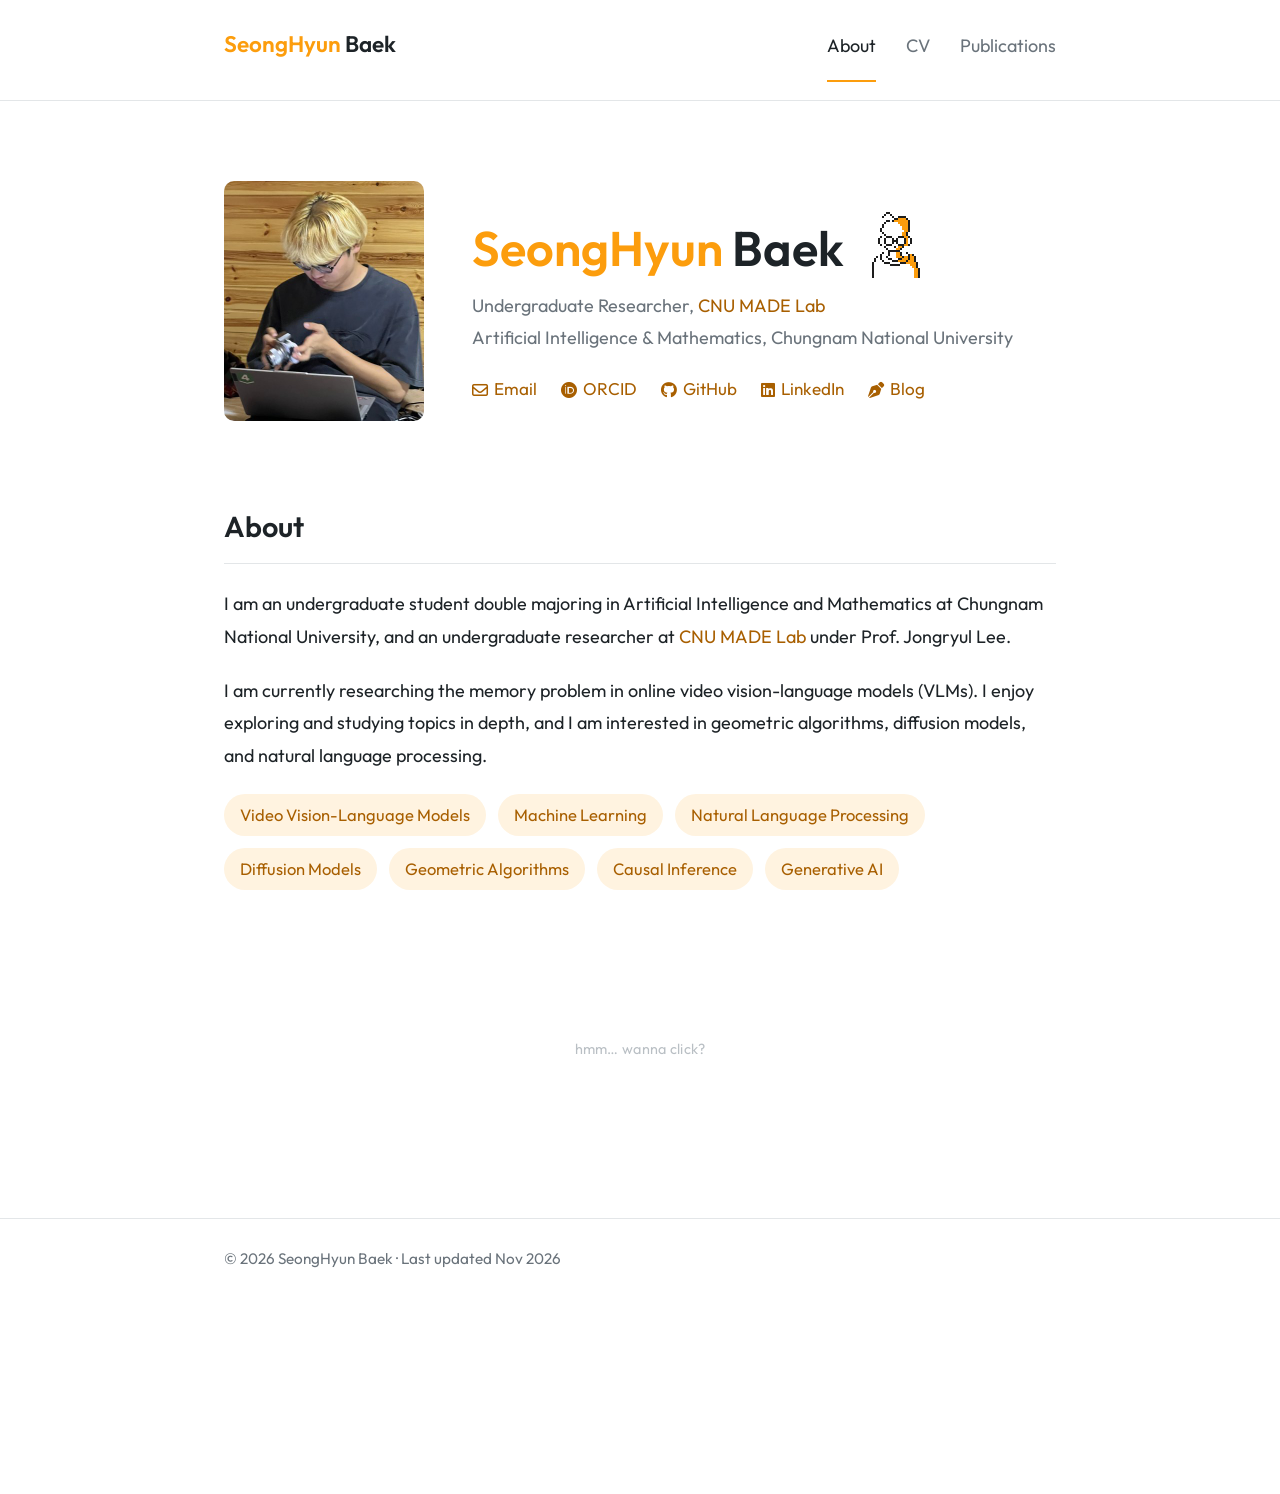
<file: index.html>
<!doctype html>
<html lang="en">
<head>
  <meta charset="utf-8">
  <meta name="viewport" content="width=device-width, initial-scale=1">
  <title>SeongHyun Baek</title>
  <link rel="icon" href="favicon.ico" sizes="32x32">
  <link rel="icon" href="images/icon-192.png" type="image/png" sizes="192x192">
  <link rel="apple-touch-icon" href="images/apple-touch-icon.png">
  <meta name="description" content="SeongHyun Baek — Undergraduate researcher in Artificial Intelligence and Mathematics at Chungnam National University (CNU MADE Lab).">
  <link rel="preconnect" href="https://fonts.googleapis.com">
  <link rel="preconnect" href="https://fonts.gstatic.com" crossorigin>
  <link href="https://fonts.googleapis.com/css2?family=Outfit:wght@400;500;600&display=swap" rel="stylesheet">
  <link rel="stylesheet" href="https://cdnjs.cloudflare.com/ajax/libs/font-awesome/6.5.1/css/all.min.css">
  <link rel="stylesheet" href="style.css?v=20261126d">
</head>
<body>

<header class="top">
  <div class="wrap">
    <a class="brand" href="/"><span class="given">SeongHyun</span> Baek</a>
    <nav class="menu">
      <a href="/" class="active">About</a>
      <a href="/cv">CV</a>
      <a href="/publications">Publications</a>
    </nav>
  </div>
</header>

<main class="wrap">
  <section class="intro">
    <!-- 사진: 누를 때마다 찰칵 하고 다음 사진. 목록은 photos.js 의 PHOTOS -->
    <button class="photo" type="button" aria-label="Show next photo">
      <img src="images/profile-4.jpg" alt="SeongHyun Baek">
      <span class="flash"></span>
      <i class="fa-solid fa-camera cam" aria-hidden="true"></i>
    </button>
    <div>
      <div class="name-row">
        <h1><span class="given">SeongHyun</span> Baek</h1>
        <!-- 도트 캐릭터: 모양/대사는 pixel-me.js 에서 수정 -->
        <button class="pixel-me" type="button" aria-label="Say hi">
          <canvas role="img" aria-label="Pixel-art avatar of SeongHyun Baek"></canvas>
          <span class="bubble" aria-live="polite"></span>
        </button>
      </div>
      <p class="role">Undergraduate Researcher, <a href="https://madelab-cnu.com/">CNU MADE Lab</a><br>Artificial Intelligence &amp; Mathematics, Chungnam National University</p>
      <div class="contact">
        <a href="mailto:baegs409@gmail.com"><i class="fa-regular fa-envelope"></i>Email</a>
        <a href="https://orcid.org/0009-0008-2524-4024"><i class="fa-brands fa-orcid"></i>ORCID</a>
        <a href="https://github.com/baeksuenang"><i class="fa-brands fa-github"></i>GitHub</a>
        <a href="https://www.linkedin.com/in/seonghyun-baek/"><i class="fa-brands fa-linkedin"></i>LinkedIn</a>
        <a href="https://velog.io/@baek1004/posts"><i class="fa-solid fa-pen-nib"></i>Blog</a>
      </div>
    </div>
  </section>

  <h2>About</h2>
  <p>
    I am an undergraduate student double majoring in Artificial Intelligence and Mathematics at
    Chungnam National University, and an undergraduate researcher at
    <a href="https://madelab-cnu.com/">CNU MADE Lab</a> under Prof. Jongryul Lee.
  </p>
  <p>
    I am currently researching the memory problem in online video vision-language models (VLMs).
    I enjoy exploring and studying topics in depth, and I am interested in geometric algorithms,
    diffusion models, and natural language processing.
  </p>
  <ul class="interests">
    <!-- 마우스를 올리면 키워드별 애니메이션 (easter.js) -->
    <li data-anim="vlm" tabindex="0">Video Vision-Language Models</li>
    <li data-anim="ml" tabindex="0">Machine Learning</li>
    <li data-anim="nlp" tabindex="0">Natural Language Processing</li>
    <li data-anim="diff" tabindex="0">Diffusion Models</li>
    <li data-anim="geo" tabindex="0">Geometric Algorithms</li>
    <li data-anim="causal" tabindex="0">Causal Inference</li>
    <li data-anim="gen" tabindex="0">Generative AI</li>
  </ul>

  <!-- 이스터 에그: 관심 분야 아래 옅은 글씨를 여러 번 누르면 금이 가다가 깨지고 Off the Clock 이 나타남 (hobbies.js)
       solved.ac 는 GitHub Actions 가 매일 data/solvedac.json 으로 저장, 체스는 열릴 때 chess.com 에서 바로 불러옴 -->
  <div class="crack-zone">
    <button class="crack" id="crack" type="button" aria-label="Click a few times to reveal more">
      <span class="crack-text">hmm… wanna click?</span>
      <svg class="crack-lines" viewBox="0 0 220 44" aria-hidden="true">
        <path class="c1" d="M104 2 L110 14 L102 22"/>
        <path class="c2" d="M102 22 L114 30 L108 42"/>
        <path class="c3" d="M110 14 L132 10 L150 18 M102 22 L80 26 L62 20"/>
        <path class="c4" d="M114 30 L140 34 L168 28 M80 26 L58 36 L36 30 M132 10 L140 2"/>
      </svg>
    </button>
  </div>

  <section class="otc" id="otc" hidden>
    <h2>Off the Clock</h2>
    <p class="muted">You found it. What I do when the GPUs are busy.</p>
    <div class="hobbies">
      <a class="hobby" id="hobby-solved" href="https://solved.ac/profile/baek1004">
        <div class="hobby-head">
          <img class="hobby-icon" alt="" hidden>
          <div><div class="hobby-title">Problem Solving</div><div class="hobby-sub">solved.ac · baek1004</div></div>
        </div>
        <div class="hobby-big" data-f="big">…</div>
        <div class="hobby-label" data-f="label">Tier</div>
        <ul class="hobby-stats" data-f="stats"></ul>
      </a>
      <a class="hobby" id="hobby-chess" href="https://www.chess.com/member/baekseunang">
        <div class="hobby-head">
          <img class="hobby-icon round" alt="" hidden>
          <div><div class="hobby-title">Chess</div><div class="hobby-sub">chess.com · baekseunang</div></div>
        </div>
        <div class="hobby-big" data-f="big">…</div>
        <div class="hobby-label" data-f="label">Rapid rating</div>
        <ul class="hobby-stats" data-f="stats"></ul>
      </a>
    </div>

    <!-- 방명록: giscus (GitHub Discussions 에 저장, guestbook.js) -->
    <div class="guestbook" id="guestbook">
      <h3>Guestbook</h3>
      <p class="muted">Since you made it this far, leave a note! (sign in with GitHub)</p>
      <div id="gb-giscus"></div>
    </div>
  </section>
</main>

<footer><div class="wrap">© 2026 SeongHyun Baek · Last updated Nov 2026</div></footer>

<script src="pixel-me.js?v=20261126d"></script>
<script src="photos.js?v=20261126d"></script>
<script src="easter.js?v=20261126d"></script>
<script src="hobbies.js?v=20261126d"></script>
<script src="guestbook.js?v=20261126d"></script>

</body>
</html>
</file>
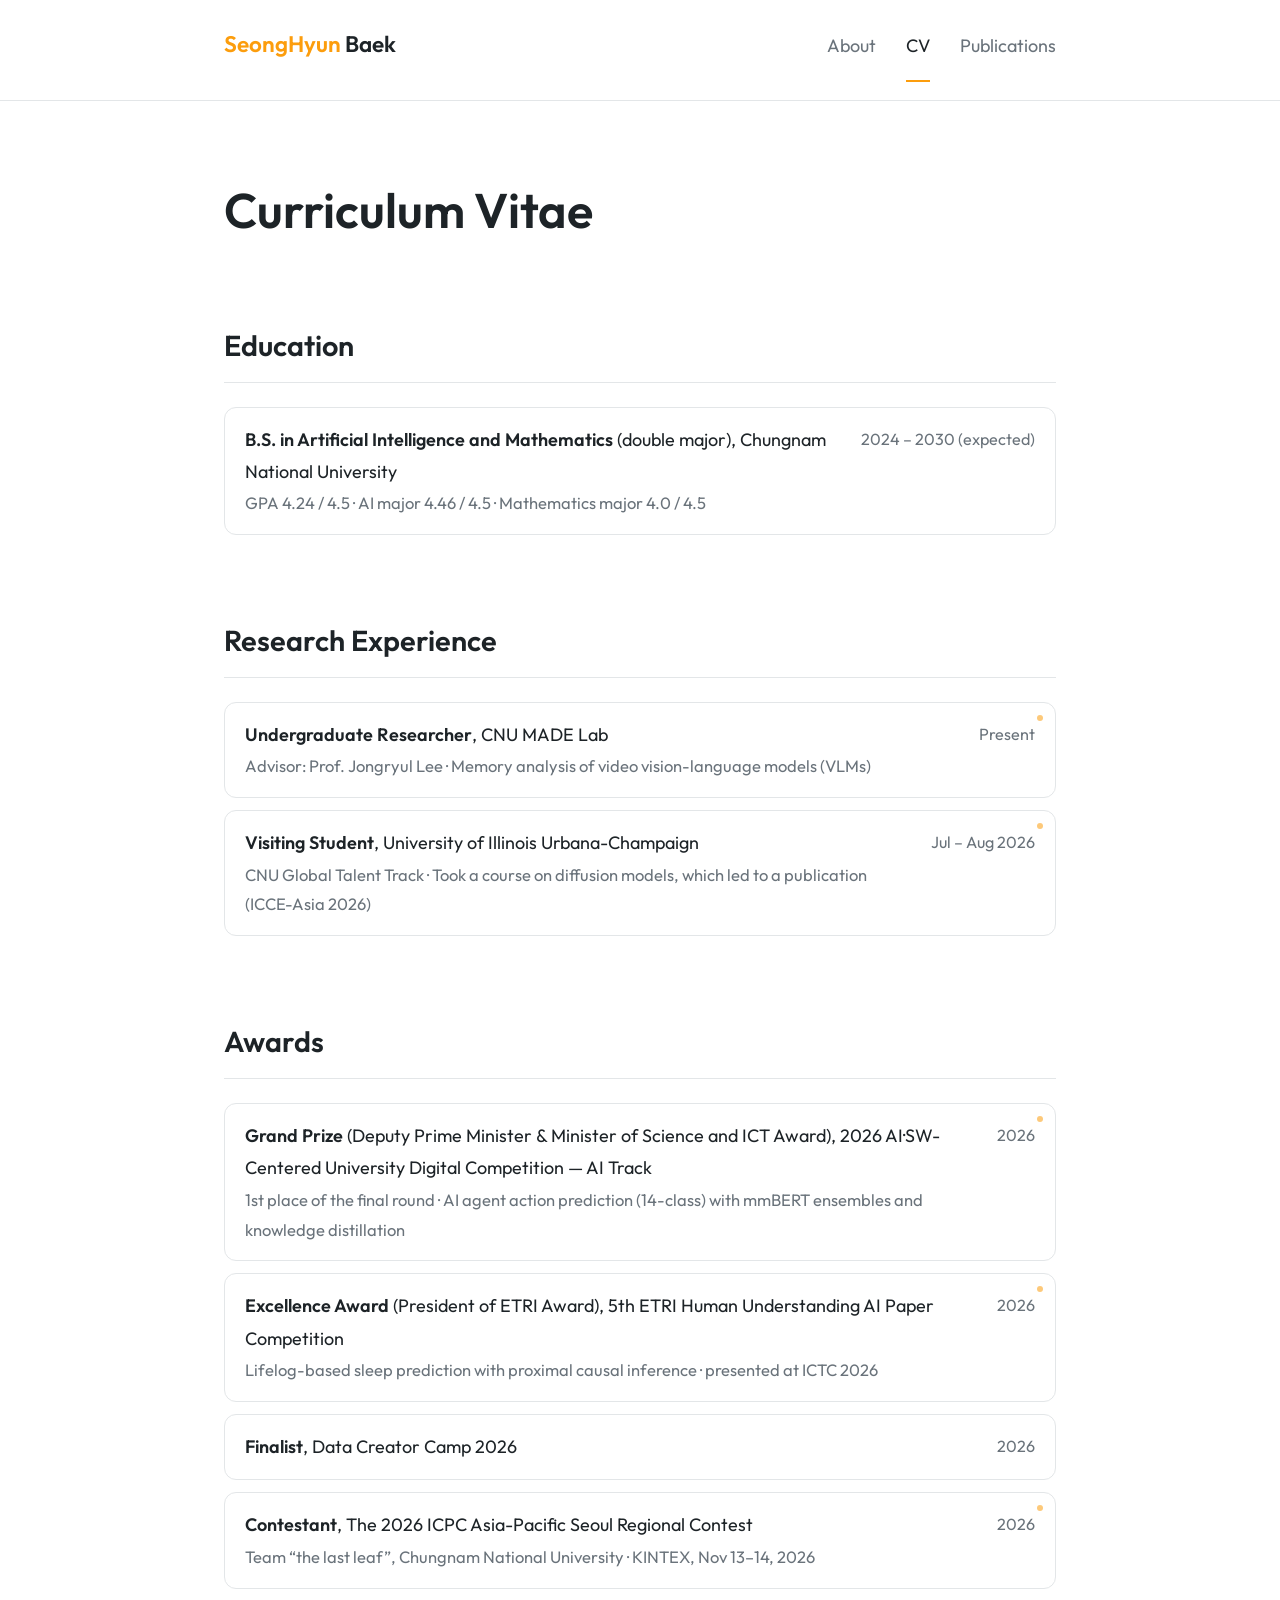
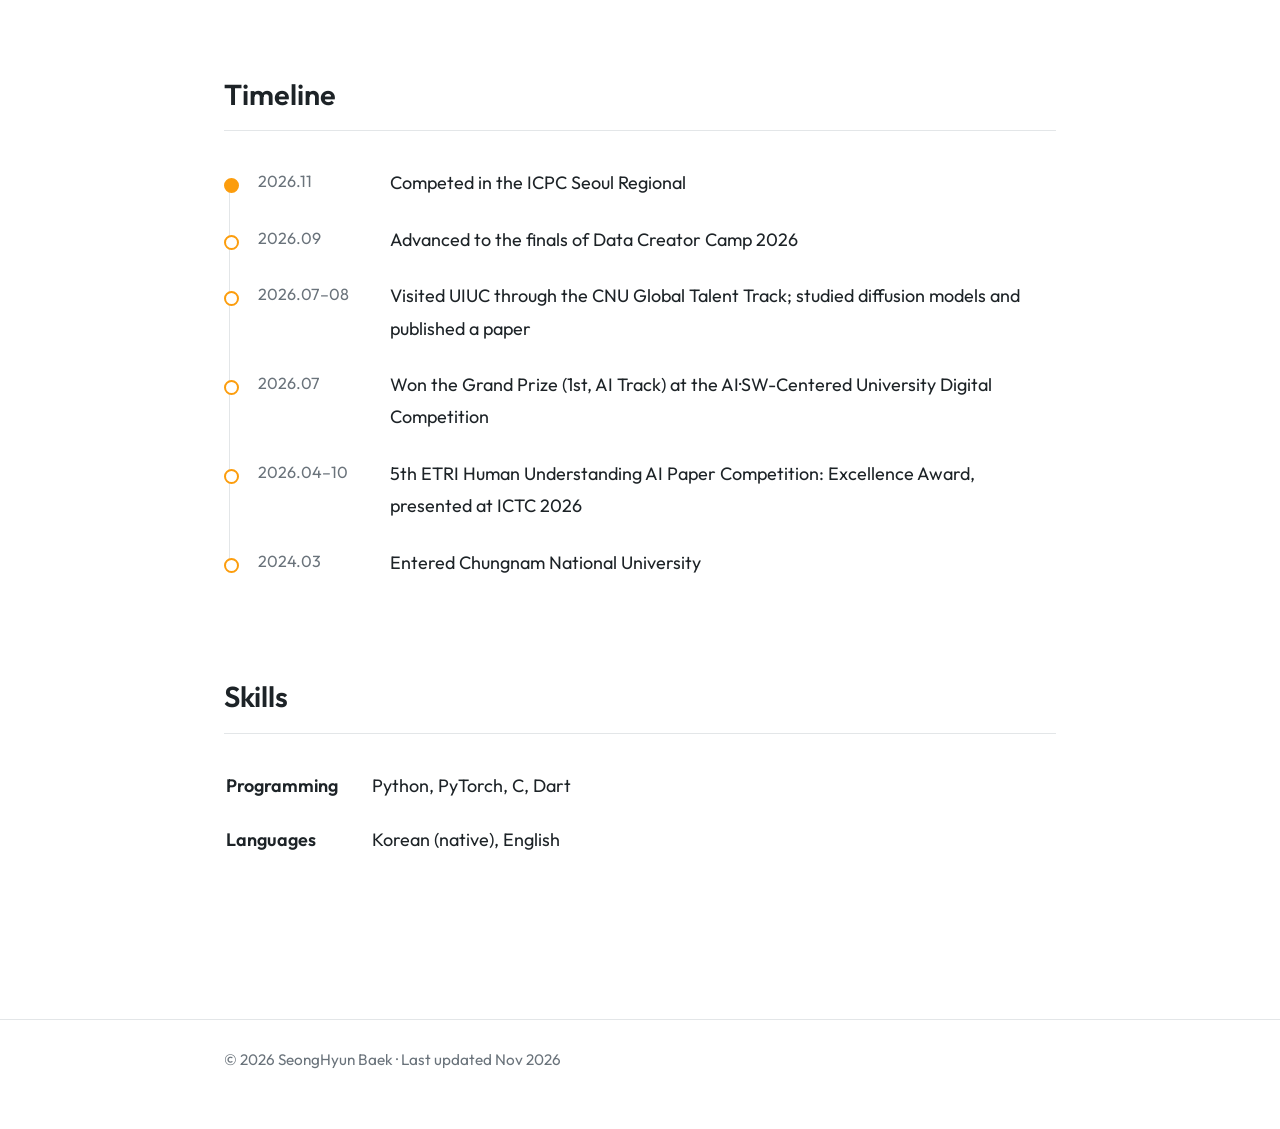
<file: cv.html>
<!doctype html>
<html lang="en">
<head>
  <meta charset="utf-8">
  <meta name="viewport" content="width=device-width, initial-scale=1">
  <title>CV · SeongHyun Baek</title>
  <link rel="icon" href="favicon.ico" sizes="32x32">
  <link rel="icon" href="images/icon-192.png" type="image/png" sizes="192x192">
  <link rel="apple-touch-icon" href="images/apple-touch-icon.png">
  <link rel="preconnect" href="https://fonts.googleapis.com">
  <link rel="preconnect" href="https://fonts.gstatic.com" crossorigin>
  <link href="https://fonts.googleapis.com/css2?family=Outfit:wght@400;500;600&display=swap" rel="stylesheet">
  <link rel="stylesheet" href="style.css?v=20261126d">
</head>
<body>

<header class="top">
  <div class="wrap">
    <a class="brand" href="/"><span class="given">SeongHyun</span> Baek</a>
    <nav class="menu">
      <a href="/">About</a>
      <a href="/cv" class="active">CV</a>
      <a href="/publications">Publications</a>
    </nav>
  </div>
</header>

<main class="wrap">
  <h1>Curriculum Vitae</h1>

  <!-- 각 항목 = <li class="entry cell">. 마우스를 올리면 펼쳐지는 사진/링크는 <div class="cell-more"> 안에 -->
  <h2>Education</h2>
  <ul class="entries">
    <li class="entry cell">
      <div class="cell-main">
        <div>
          <span class="what">B.S. in Artificial Intelligence and Mathematics</span> (double major), Chungnam National University
          <span class="sub">GPA 4.24 / 4.5 · AI major 4.46 / 4.5 · Mathematics major 4.0 / 4.5</span>
        </div>
        <time>2024 – 2030 (expected)</time>
      </div>
    </li>
  </ul>

  <h2>Research Experience</h2>
  <ul class="entries">
    <li class="entry cell has-more" tabindex="0">
      <div class="cell-main">
        <div><span class="what">Undergraduate Researcher</span>, CNU MADE Lab<span class="sub">Advisor: Prof. Jongryul Lee · Memory analysis of video vision-language models (VLMs)</span></div>
        <time>Present</time>
      </div>
      <div class="cell-more">
        <div class="cell-links"><a href="https://madelab-cnu.com/">MADE Lab website ↗</a></div>
      </div>
    </li>
    <li class="entry cell has-more" tabindex="0">
      <div class="cell-main">
        <div><span class="what">Visiting Student</span>, University of Illinois Urbana-Champaign<span class="sub">CNU Global Talent Track · Took a course on diffusion models, which led to a publication (ICCE-Asia 2026)</span></div>
        <time>Jul – Aug 2026</time>
      </div>
      <div class="cell-more">
        <div class="cell-media">
          <a href="images/uiuc-certificate.jpg"><img src="images/uiuc-certificate.jpg" alt="Holding the Certificate of Recognition at UIUC" loading="lazy"></a>
          <a href="images/uiuc-ceremony.jpg"><img src="images/uiuc-ceremony.jpg" alt="Certificate ceremony, Global Education and Training, UIUC" loading="lazy"></a>
        </div>
        <div class="cell-links"><a href="files/warm-start-diffusion-icce-asia-2026.pdf">Resulting paper (PDF) ↗</a></div>
      </div>
    </li>
  </ul>

  <h2>Awards</h2>
  <ul class="entries">
    <li class="entry cell has-more" tabindex="0">
      <div class="cell-main">
        <div><span class="what">Grand Prize</span> (Deputy Prime Minister &amp; Minister of Science and ICT Award), 2026 AI·SW-Centered University Digital Competition — AI Track
          <span class="sub">1st place of the final round · AI agent action prediction (14-class) with mmBERT ensembles and knowledge distillation</span></div>
        <time>2026</time>
      </div>
      <div class="cell-more">
        <div class="cell-links">
          <a href="https://lifenlearning.chosun.com/pan/site/data/html_dir/2026/08/12/2026081201777.html">News article ↗</a>
          <a href="https://github.com/Dacon-2026">Code &amp; slides (GitHub) ↗</a>
        </div>
      </div>
    </li>
    <li class="entry cell has-more" tabindex="0">
      <div class="cell-main">
        <div><span class="what">Excellence Award</span> (President of ETRI Award), 5th ETRI Human Understanding AI Paper Competition
          <span class="sub">Lifelog-based sleep prediction with proximal causal inference · presented at ICTC 2026</span></div>
        <time>2026</time>
      </div>
      <div class="cell-more">
        <div class="cell-links">
          <a href="https://computer.cnu.ac.kr/computer/notice/cse.do?mode=view&amp;articleNo=600917&amp;article.offset=0&amp;articleLimit=10">CNU news ↗</a>
          <a href="files/proximal-causal-sleep-ictc-2026.pdf">Paper (PDF) ↗</a>
        </div>
      </div>
    </li>
    <li class="entry cell">
      <div class="cell-main"><div><span class="what">Finalist</span>, Data Creator Camp 2026</div><time>2026</time></div>
    </li>
    <li class="entry cell has-more" tabindex="0">
      <div class="cell-main">
        <div><span class="what">Contestant</span>, The 2026 ICPC Asia-Pacific Seoul Regional Contest
          <span class="sub">Team “the last leaf”, Chungnam National University · KINTEX, Nov 13–14, 2026</span></div>
        <time>2026</time>
      </div>
      <div class="cell-more">
        <div class="cell-media">
          <a href="images/icpc-2026.jpg"><img class="wide" src="images/icpc-2026.jpg" alt="Team the last leaf at the 2026 ICPC Seoul Regional" loading="lazy"></a>
        </div>
      </div>
    </li>
  </ul>

  <h2>Timeline</h2>
  <ul class="timeline">
    <li><time>2026.11</time><span>Competed in the ICPC Seoul Regional</span></li>
    <li><time>2026.09</time><span>Advanced to the finals of Data Creator Camp 2026</span></li>
    <li><time>2026.07–08</time><span>Visited UIUC through the CNU Global Talent Track; studied diffusion models and published a paper</span></li>
    <li><time>2026.07</time><span>Won the Grand Prize (1st, AI Track) at the AI·SW-Centered University Digital Competition</span></li>
    <li><time>2026.04–10</time><span>5th ETRI Human Understanding AI Paper Competition: Excellence Award, presented at ICTC 2026</span></li>
    <li><time>2024.03</time><span>Entered Chungnam National University</span></li>
  </ul>

  <h2>Skills</h2>
  <table class="skills">
    <tr><td>Programming</td><td>Python, PyTorch, C, Dart</td></tr>
    <tr><td>Languages</td><td>Korean (native), English</td></tr>
  </table>
</main>

<footer><div class="wrap">© 2026 SeongHyun Baek · Last updated Nov 2026</div></footer>

<script src="cv.js?v=20261126d"></script>

</body>
</html>
</file>
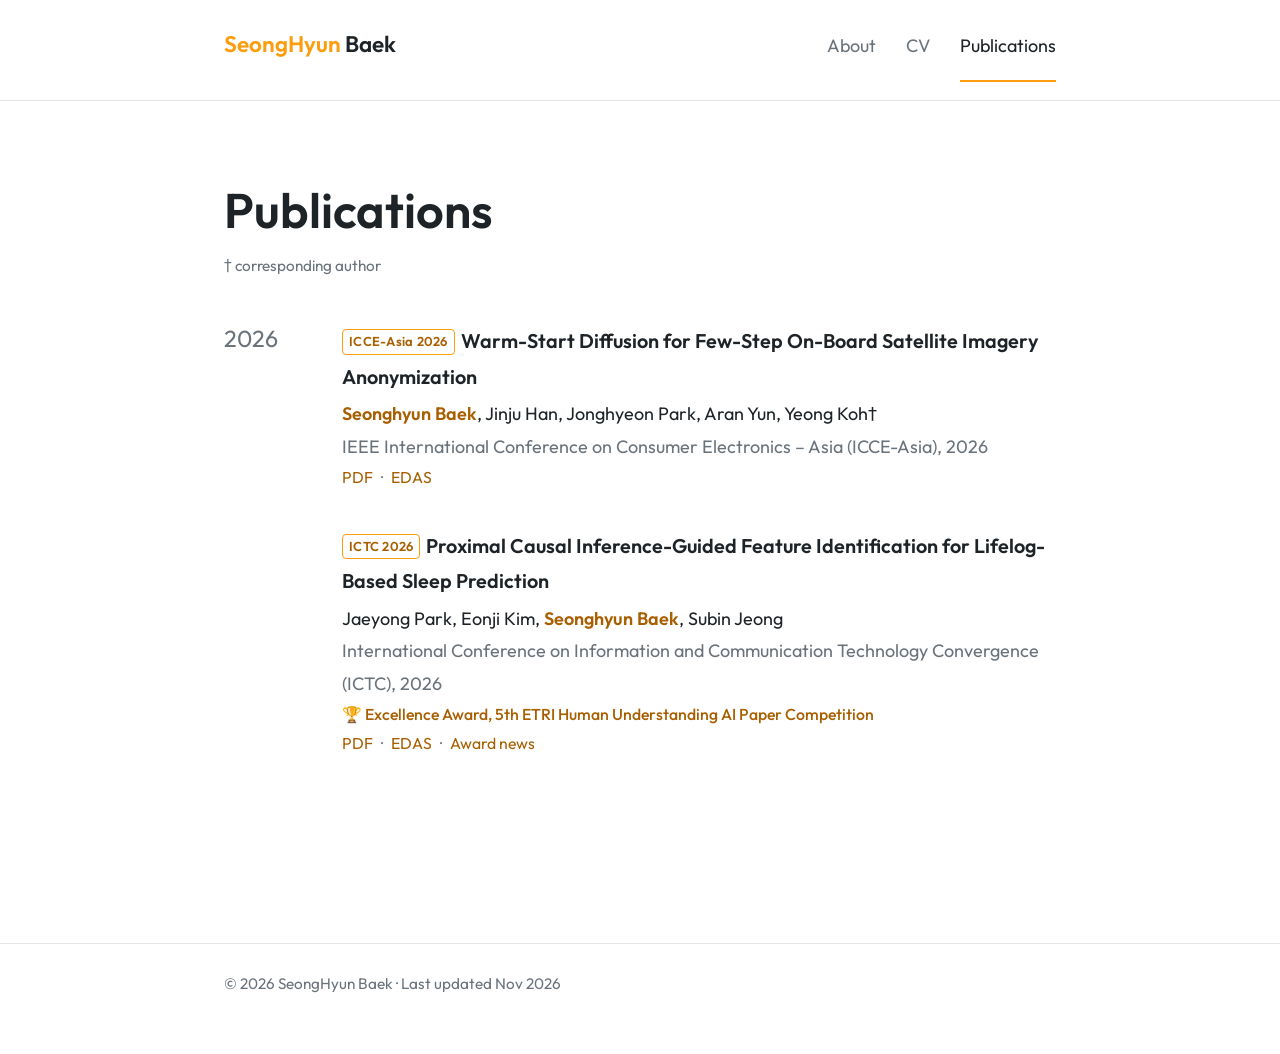
<file: publications.html>
<!doctype html>
<html lang="en">
<head>
  <meta charset="utf-8">
  <meta name="viewport" content="width=device-width, initial-scale=1">
  <title>Publications · SeongHyun Baek</title>
  <link rel="icon" href="favicon.ico" sizes="32x32">
  <link rel="icon" href="images/icon-192.png" type="image/png" sizes="192x192">
  <link rel="apple-touch-icon" href="images/apple-touch-icon.png">
  <link rel="preconnect" href="https://fonts.googleapis.com">
  <link rel="preconnect" href="https://fonts.gstatic.com" crossorigin>
  <link href="https://fonts.googleapis.com/css2?family=Outfit:wght@400;500;600&display=swap" rel="stylesheet">
  <link rel="stylesheet" href="style.css?v=20261126d">
</head>
<body>

<header class="top">
  <div class="wrap">
    <a class="brand" href="/"><span class="given">SeongHyun</span> Baek</a>
    <nav class="menu">
      <a href="/">About</a>
      <a href="/cv">CV</a>
      <a href="/publications" class="active">Publications</a>
    </nav>
  </div>
</header>

<main class="wrap">
  <h1>Publications</h1>
  <p class="legend">† corresponding author</p>

  <!-- 연도 하나 = <div class="pub-year"> 하나. 논문 하나 = <li class="pub"> 하나 -->
  <div class="pub-year">
    <span>2026</span>
    <ol class="pubs">
      <li class="pub">
        <div class="title"><span class="tag">ICCE-Asia 2026</span>Warm-Start Diffusion for Few-Step On-Board Satellite Imagery Anonymization</div>
        <div class="author"><b>Seonghyun Baek</b>, Jinju Han, Jonghyeon Park, Aran Yun, Yeong Koh†</div>
        <div class="venue">IEEE International Conference on Consumer Electronics – Asia (ICCE-Asia), 2026</div>
        <div class="links"><a href="files/warm-start-diffusion-icce-asia-2026.pdf">PDF</a><a href="https://edas.info/showPaper.php?m=1571350138">EDAS</a></div>
      </li>
      <li class="pub">
        <div class="title"><span class="tag">ICTC 2026</span>Proximal Causal Inference-Guided Feature Identification for Lifelog-Based Sleep Prediction</div>
        <div class="author">Jaeyong Park, Eonji Kim, <b>Seonghyun Baek</b>, Subin Jeong</div>
        <div class="venue">International Conference on Information and Communication Technology Convergence (ICTC), 2026</div>
        <div class="award">🏆 Excellence Award, 5th ETRI Human Understanding AI Paper Competition</div>
        <div class="links"><a href="files/proximal-causal-sleep-ictc-2026.pdf">PDF</a><a href="https://edas.info/showPaper.php?m=1571333999">EDAS</a><a href="https://computer.cnu.ac.kr/computer/notice/cse.do?mode=view&amp;articleNo=600917&amp;article.offset=0&amp;articleLimit=10">Award news</a></div>
      </li>
    </ol>
  </div>

</main>

<footer><div class="wrap">© 2026 SeongHyun Baek · Last updated Nov 2026</div></footer>

</body>
</html>
</file>
<file: style.css>
:root {
  --text: #1d2327;
  --muted: #6a737b;
  --line: #e3e6e8;
  --accent: #fc9d0d;          /* 주황 (테마색) — 선, 점, 테두리 */
  --link: #a85f00;            /* 같은 주황의 진한 버전 — 글자용 (흰 배경에서 잘 읽히게) */
  --accent-soft: #fff3e0;
  --bg: #ffffff;
  --font: "Outfit", system-ui, -apple-system, "Segoe UI", sans-serif;
}

* { box-sizing: border-box; }
html { font-size: 18px; }
body {
  margin: 0;
  background: var(--bg);
  color: var(--text);
  font: 400 1rem/1.8 var(--font);
  word-break: keep-all;
}
a { color: var(--link); text-decoration: none; }
a:hover { text-decoration: underline; text-underline-offset: 3px; }
b, strong { font-weight: 600; }

.wrap { max-width: 880px; margin: 0 auto; padding: 0 24px; }

/* ===== 상단 ===== */
.top { border-bottom: 1px solid var(--line); }
.top .wrap { display: flex; align-items: baseline; gap: 28px; padding-top: 24px; padding-bottom: 18px; }
.brand { font-size: 1.25rem; font-weight: 600; color: var(--text); }
.brand:hover { text-decoration: none; }
.menu { margin-left: auto; display: flex; gap: 30px; font-size: 1rem; }
.menu a { color: var(--muted); padding-bottom: 18px; border-bottom: 2px solid transparent; }
.menu a:hover { color: var(--text); text-decoration: none; }
.menu a.active { color: var(--text); border-bottom-color: var(--accent); }

main.wrap { padding-top: 80px; padding-bottom: 40px; }
h1 { font-weight: 600; font-size: 2.7rem; line-height: 1.2; margin: 0 0 12px; }
h2 {
  font-weight: 600; font-size: 1.6rem;
  margin: 80px 0 24px; padding-bottom: 10px; border-bottom: 1px solid var(--line);
}
p { margin: 0 0 22px; }
ul { margin: 0 0 22px; padding-left: 20px; }
.muted { color: var(--muted); }

/* ===== About: 사진 + 이름 ===== */
.intro { display: grid; grid-template-columns: 200px 1fr; gap: 48px; align-items: center; }
/* 프로필 사진 (누르면 찰칵) */
.photo {
  position: relative; width: 200px; height: 240px; padding: 0; border: 0;
  border-radius: 10px; overflow: hidden; cursor: pointer; background: var(--line); display: block;
}
.photo img { width: 100%; height: 100%; object-fit: cover; display: block; }
.photo .flash { position: absolute; inset: 0; background: #fff; opacity: 0; pointer-events: none; }
.photo .cam {
  position: absolute; right: 8px; bottom: 8px; font-size: .8rem; color: #fff;
  background: rgba(0, 0, 0, .45); width: 28px; height: 28px; border-radius: 50%;
  display: grid; place-items: center; opacity: 0; transition: opacity .15s;
}
.photo:hover .cam, .photo:focus-visible .cam { opacity: 1; }
.photo:focus-visible { outline: 2px solid var(--text); outline-offset: 3px; }
.photo.snap { animation: snap .28s ease-out; }
.photo.snap .flash { animation: flash .35s ease-out; }
@keyframes snap { 0% { transform: scale(1); } 30% { transform: scale(.97); } 100% { transform: scale(1); } }
@keyframes flash { 0% { opacity: 0; } 20% { opacity: .95; } 100% { opacity: 0; } }
@media (prefers-reduced-motion: reduce) { .photo.snap { animation: none; } }

/* 이름 + 도트 캐릭터 */
.name-row { display: flex; align-items: flex-end; gap: 10px; margin: 0 0 12px; }
.name-row h1 { margin: 0; }
.pixel-me {
  position: relative; flex: none; width: 80px; height: 80px; padding: 0; border: 0;
  background: none; cursor: pointer;
}
.pixel-me canvas {
  width: 100%; height: 100%; display: block;
  image-rendering: pixelated; image-rendering: crisp-edges;
}
.pixel-me:focus-visible { outline: 2px solid var(--text); outline-offset: 3px; }
.pixel-me:hover canvas { transform: translateY(-2px); }
.pixel-me.hop canvas { animation: hop .6s steps(4) 2; }
@keyframes hop {
  0%, 100% { transform: translateY(0); }
  50% { transform: translateY(-6px); }
}
.bubble {
  position: absolute; right: 26px; bottom: calc(100% - 4px); z-index: 2;
  background: #fff; color: var(--text); border: 2px solid var(--text); border-radius: 0;
  font: 500 .82rem/1.3 var(--font); white-space: nowrap; padding: 4px 9px;
  box-shadow: 3px 3px 0 var(--text);
  opacity: 0; transform: translateY(4px); transition: opacity .15s, transform .15s; pointer-events: none;
}
.bubble::after {
  content: ""; position: absolute; right: 10px; bottom: -8px;
  width: 8px; height: 8px; background: #fff;
  border-right: 2px solid var(--text); border-bottom: 2px solid var(--text);
  transform: skewX(30deg);
}
.bubble.show { opacity: 1; transform: none; }
@media (prefers-reduced-motion: reduce) {
  .pixel-me:hover canvas { transform: none; }
}
.intro .role { color: var(--muted); margin: 0 0 20px; }
.contact { display: flex; flex-wrap: wrap; gap: 10px 24px; font-size: .95rem; }
.contact a { display: inline-flex; align-items: center; gap: 6px; }
.contact i { font-size: .95em; }

.interests { display: flex; flex-wrap: wrap; gap: 12px; list-style: none; padding: 0; }
.interests li { background: var(--accent-soft); color: var(--link); padding: 6px 16px; border-radius: 999px; font-size: .92rem; }
.interests li[data-anim] { cursor: default; transition: background .15s, color .15s, transform .15s; }
.interests li[data-anim]:hover, .interests li[data-anim]:focus-visible {
  background: var(--accent); color: #fff; transform: translateY(-2px); outline: none;
}

/* 관심 분야 이스터 에그 팝업 */
.kw-pop {
  position: absolute; z-index: 20; background: #fff; border: 1px solid var(--line); border-radius: 12px;
  box-shadow: 0 10px 28px rgba(0, 0, 0, .09); padding: 10px 10px 8px;
  opacity: 0; visibility: hidden; transform: translateY(4px); pointer-events: none;
  transition: opacity .15s, transform .15s, visibility .15s;
}
.kw-pop.show { opacity: 1; visibility: visible; transform: none; }
.kw-pop canvas { display: block; }
.kw-cap { width: 220px; font-size: .72rem; color: var(--muted); text-align: center; margin-top: 4px; line-height: 1.3; }
.kw-pop::after {
  content: ""; position: absolute; left: var(--ax, 50%); bottom: -6px; width: 10px; height: 10px; background: #fff;
  border-right: 1px solid var(--line); border-bottom: 1px solid var(--line); transform: translateX(-50%) rotate(45deg);
}
.kw-pop.below::after { bottom: auto; top: -6px; transform: translateX(-50%) rotate(225deg); }

.news { list-style: none; padding: 0; }
.news li { display: grid; grid-template-columns: 96px 1fr; gap: 12px; padding: 4px 0; }
.news time { color: var(--muted); font-size: .9rem; padding-top: 1px; }

/* ===== Off the Clock (이스터 에그) ===== */
.crack-zone { margin-top: 140px; text-align: center; }
.crack {
  position: relative; display: inline-block; padding: 10px 18px; border: 0; background: none;
  font: 400 .8rem var(--font); color: #b9bfc4; letter-spacing: .02em; cursor: pointer;
}
.crack:hover { color: var(--muted); }
.crack:focus-visible { outline: 1px dashed var(--line); outline-offset: 2px; }
.crack-text { position: relative; display: inline-block; }
.crack-text .ch { display: inline-block; white-space: pre; transition: transform .7s cubic-bezier(.2, .7, .3, 1), opacity .7s; }
.crack-lines {
  position: absolute; left: 50%; top: 50%; width: 220px; height: 44px; transform: translate(-50%, -50%);
  pointer-events: none; fill: none; stroke: #9aa1a7; stroke-width: 1.2; stroke-linecap: round; stroke-linejoin: round;
}
.crack-lines path { stroke-dasharray: 200; stroke-dashoffset: 200; transition: stroke-dashoffset .25s ease-out; }
.crack[data-hits="1"] .c1, .crack[data-hits="2"] .c1, .crack[data-hits="2"] .c2,
.crack[data-hits="3"] .c1, .crack[data-hits="3"] .c2, .crack[data-hits="3"] .c3,
.crack[data-hits="4"] path, .crack.broken path { stroke-dashoffset: 0; }
.crack.broken .crack-lines { opacity: 0; transition: opacity .4s .1s; }
.crack.shake { animation: shake .3s; }
@keyframes shake {
  20% { transform: translateX(-3px) rotate(-1deg); } 40% { transform: translateX(3px) rotate(1deg); }
  60% { transform: translateX(-2px); } 80% { transform: translateX(2px); }
}
.otc.reveal { animation: reveal .7s ease-out both; }
@keyframes reveal { from { opacity: 0; transform: translateY(16px) scale(.98); } to { opacity: 1; transform: none; } }

.hobbies { display: grid; grid-template-columns: 1fr 1fr; gap: 20px; margin-top: 8px; }
.hobby {
  display: block; color: var(--text); border: 1px solid var(--line); border-radius: 12px; padding: 20px 22px;
  transition: border-color .15s, transform .15s, box-shadow .15s;
}
.hobby:hover { text-decoration: none; border-color: var(--accent); transform: translateY(-2px); }
.hobby-head { display: flex; align-items: center; gap: 12px; margin-bottom: 16px; }
.hobby-icon { width: 40px; height: 40px; object-fit: contain; }
.hobby-icon.round { border-radius: 8px; object-fit: cover; }
.hobby-title { font-weight: 600; line-height: 1.3; }
.hobby-sub { font-size: .82rem; color: var(--muted); line-height: 1.3; }
.hobby-big { font-size: 1.9rem; font-weight: 600; line-height: 1.2; color: var(--link); }
.hobby-label { font-size: .85rem; color: var(--muted); margin-bottom: 12px; }
.hobby-stats { list-style: none; padding: 12px 0 0; margin: 0; border-top: 1px solid var(--line); font-size: .9rem; }
.hobby-stats li { display: flex; justify-content: space-between; padding: 3px 0; }
.hobby-stats span { color: var(--muted); }
.hobby-stats b { font-weight: 600; }

/* 방명록 (giscus) */
.guestbook { margin-top: 48px; }
.guestbook h3 { font-size: 1.2rem; font-weight: 600; margin: 0 0 4px; }
#gb-giscus { margin-top: 16px; }
.gb-empty { color: var(--muted); font-size: .92rem; }

/* ===== Publications ===== */
.legend { font-size: .85rem; color: var(--muted); }
.pub-year { display: grid; grid-template-columns: 90px 1fr; gap: 28px; margin-top: 44px; }
.pub-year > span { font-size: 1.3rem; color: var(--muted); line-height: 1.4; }
.pubs { list-style: none; padding: 0; margin: 0; }
.pub { padding: 0 0 36px; }
.pub .title { font-weight: 600; font-size: 1.1rem; margin-bottom: 4px; }
.pub .author b { color: var(--link); }
.pub .venue { color: var(--muted); }
.pub .award { font-size: .88rem; color: var(--link); font-weight: 500; }
.tag {
  display: inline-block; font-size: .72rem; font-weight: 600; letter-spacing: .02em;
  border: 1px solid var(--accent); color: var(--link);
  border-radius: 4px; padding: 0 6px; margin-right: 6px; vertical-align: 2px;
}
.pub .links { font-size: .88rem; }
.pub .links a + a::before { content: "·"; color: var(--muted); margin: 0 8px; }

/* ===== CV ===== */
.entries { list-style: none; padding: 0; margin: 0; }
.entry { display: flex; justify-content: space-between; gap: 20px; padding: 14px 0; }
.entry .what { font-weight: 600; }
.entry .sub { display: block; color: var(--muted); font-size: .92rem; }
.entry time { color: var(--muted); font-size: .9rem; white-space: nowrap; padding-top: 1px; }

/* CV 셀: 항목마다 상자. 사진/링크가 있는 셀(.has-more)은 마우스를 올리면 펼쳐짐 */
.entries:has(.cell) { display: grid; gap: 12px; }
.entry.cell {
  display: block; position: relative; padding: 16px 20px;
  border: 1px solid var(--line); border-radius: 12px; background: #fff;
  transition: border-color .2s, box-shadow .2s, transform .2s;
}
.cell-main { display: flex; justify-content: space-between; gap: 20px; }
.cell.has-more { cursor: pointer; }
.cell.has-more::after {            /* 펼칠 게 있다는 작은 표시 */
  content: ""; position: absolute; top: 12px; right: 12px; width: 6px; height: 6px;
  border-radius: 50%; background: var(--accent); opacity: .55; transition: transform .2s, opacity .2s;
}
.cell.has-more:hover, .cell.has-more:focus-within, .cell.has-more.open {
  border-color: var(--accent); outline: none;
}
.cell.has-more:hover::after, .cell.has-more:focus-within::after, .cell.has-more.open::after { transform: scale(0); opacity: 0; }
.cell-more { max-height: 0; overflow: hidden; opacity: 0; transition: max-height .4s ease, opacity .25s ease, margin-top .3s; }
.cell.has-more:hover .cell-more, .cell.has-more:focus-within .cell-more, .cell.has-more.open .cell-more {
  max-height: 560px; opacity: 1; margin-top: 14px;
}
.cell-media { display: flex; gap: 10px; margin-bottom: 12px; overflow-x: auto; }
.cell-media img { height: 220px; width: auto; aspect-ratio: 3 / 4; object-fit: cover; border-radius: 8px; display: block; }
.cell-media img.wide { aspect-ratio: 4 / 3; }
.cell-links { display: flex; flex-wrap: wrap; gap: 8px; }
.cell-links a {
  font-size: .85rem; font-weight: 500; padding: 4px 12px; border-radius: 999px;
  background: var(--accent-soft); color: var(--link);
}
.cell-links a:hover { background: var(--accent); color: #fff; text-decoration: none; }

.skills td { padding: 10px 32px 10px 0; vertical-align: top; }
.skills td:first-child { font-weight: 600; white-space: nowrap; }

/* 타임라인 */
.timeline { list-style: none; padding: 0; margin: 0; position: relative; }
.timeline::before { content: ""; position: absolute; left: 5px; top: 24px; bottom: 24px; width: 1px; background: var(--line); }
.timeline li { position: relative; display: grid; grid-template-columns: 116px 1fr; gap: 16px; padding: 12px 0 12px 34px; }
.timeline li::before {
  content: ""; position: absolute; left: 0; top: 23px;
  width: 11px; height: 11px; border-radius: 50%; background: var(--bg); border: 2px solid var(--accent);
}
.timeline li:first-child::before { background: var(--accent); }
.timeline time { color: var(--muted); font-size: .9rem; }

/* ===== 푸터 ===== */
footer { border-top: 1px solid var(--line); margin-top: 110px; }
footer .wrap { padding-top: 26px; padding-bottom: 56px; font-size: .85rem; color: var(--muted); }

/* ===== 모바일 ===== */
@media (max-width: 600px) {
  .top .wrap { flex-wrap: wrap; gap: 4px; padding-bottom: 0; }
  .menu { margin-left: 0; width: 100%; }
  .hobbies { grid-template-columns: 1fr; }
  .crack-zone { margin-top: 100px; }
  html { font-size: 17px; }
  main.wrap { padding-top: 44px; }
  .intro { grid-template-columns: 1fr; gap: 20px; }
  .photo { width: 140px; height: 168px; }
  .pixel-me { width: 60px; height: 60px; }
  .bubble { right: 18px; }
  h1 { font-size: 1.95rem; }
  .name-row h1 { font-size: min(1.95rem, 8.2vw); white-space: nowrap; }
  h2 { margin-top: 60px; }
  .pub-year { grid-template-columns: 1fr; gap: 4px; }
  .entry { flex-direction: column-reverse; gap: 0; }
  .cell-main { flex-direction: column-reverse; gap: 0; }
  .entry.cell { padding: 14px 16px; }
  .cell-media img { height: 180px; }
  .news li, .timeline li { grid-template-columns: 1fr; gap: 0; }
}

/* 이름에서 "SeongHyun"만 주황색 */
.given { color: var(--accent); }
</file>
